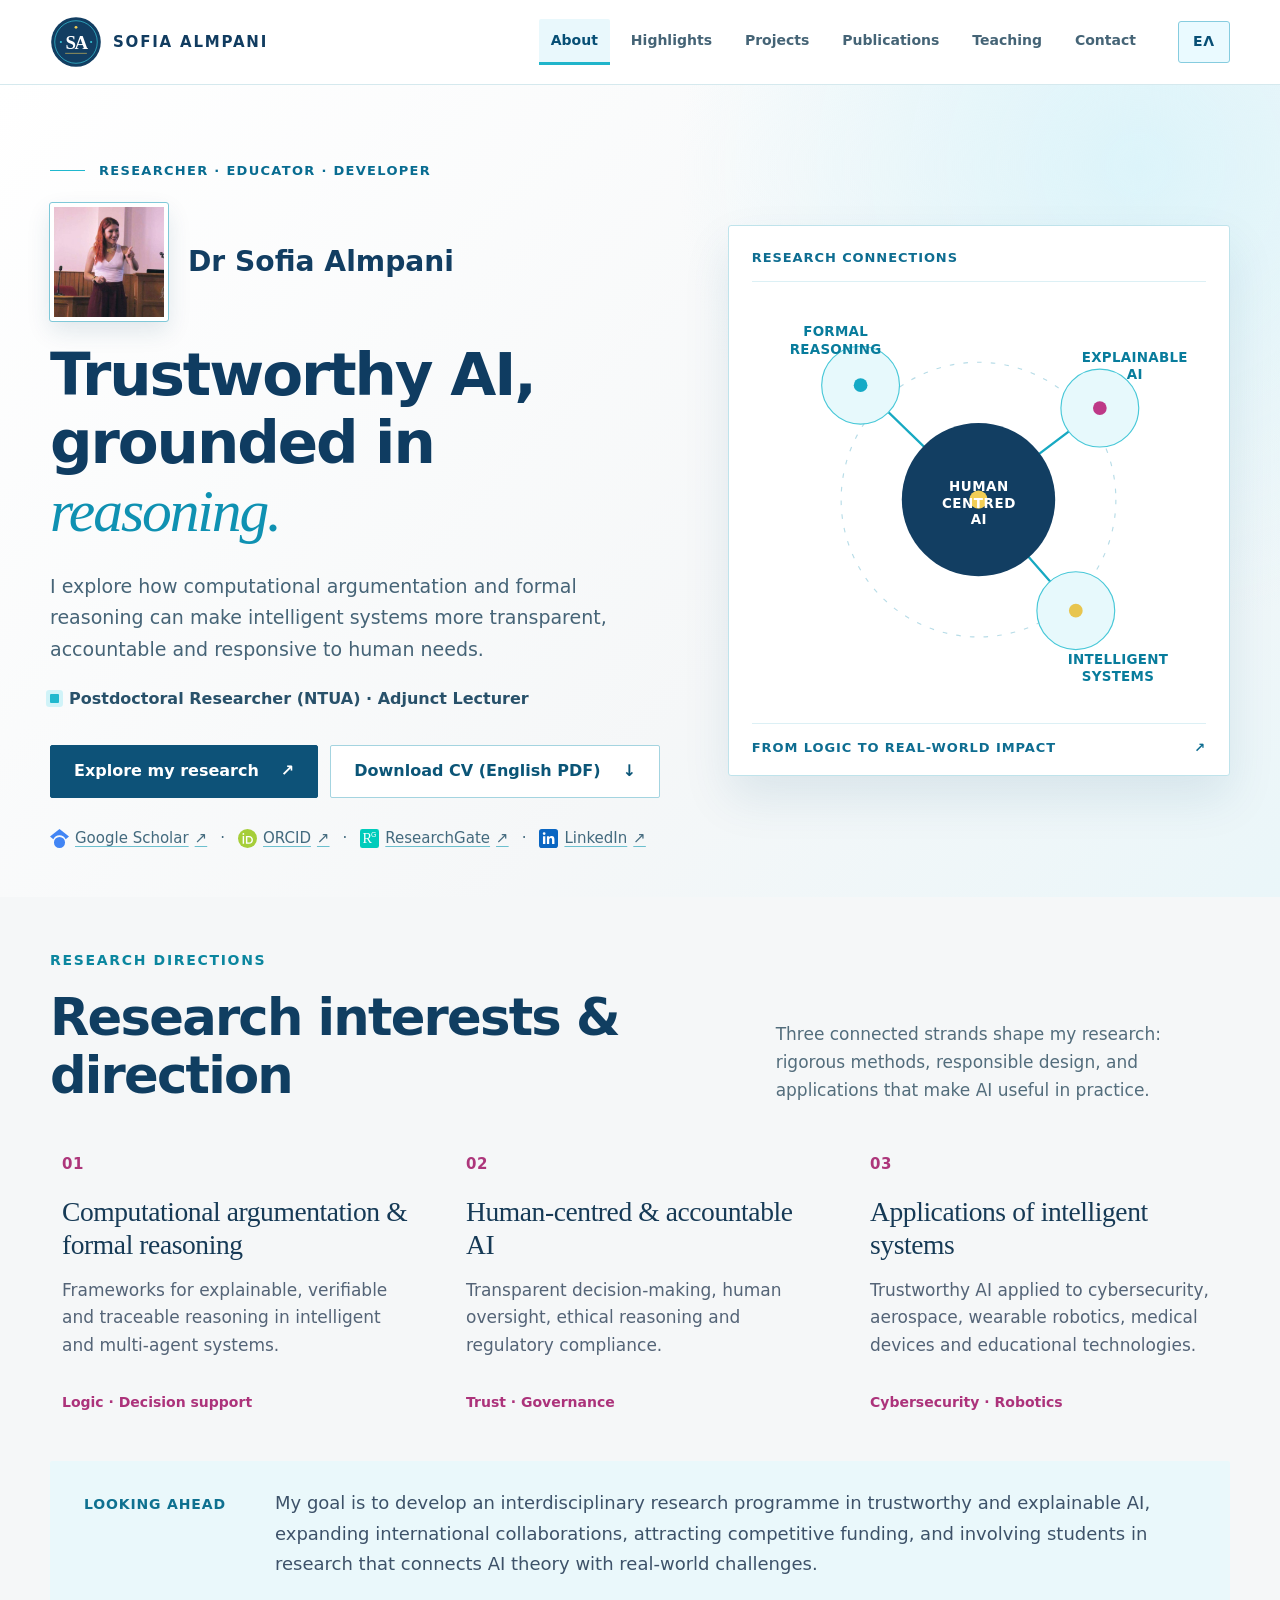
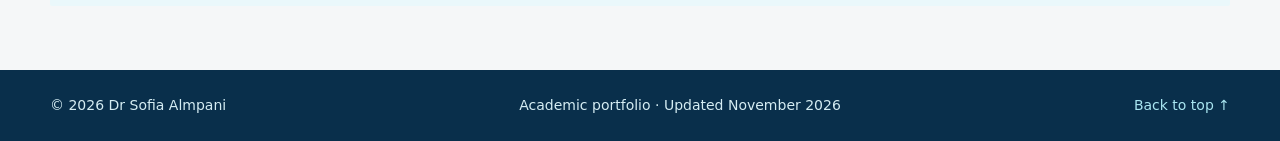
<file: index.html>
<!doctype html>
<html lang="en" data-language="en">
  <head>
    <meta charset="utf-8" />
    <meta name="viewport" content="width=device-width, initial-scale=1" />
    <meta name="theme-color" content="#f5f7f8" />
    <meta name="description" content="Academic website of Dr Sofia Almpani — research in trustworthy and human-centred AI, computational argumentation, formal reasoning, and intelligent systems." />
    <meta property="og:type" content="website" />
    <meta property="og:title" content="Dr Sofia Almpani | Trustworthy & Human-Centred AI" />
    <meta property="og:description" content="Research, publications, teaching, academic service and selected projects." />
    <title>Dr Sofia Almpani · Academic Research Portfolio</title>
    <link rel="icon" href="academic-seal-mark.svg" type="image/svg+xml" />
    <link rel="stylesheet" href="styles.css" />
    <link rel="stylesheet" href="theme-v5.css" />
    <link rel="stylesheet" href="theme-v6.css" />
    <link rel="stylesheet" href="theme-v7.css" />
    <link rel="stylesheet" href="theme-v8.css" />
    <script type="application/ld+json">
      {
        "@context": "https://schema.org",
        "@type": "Person",
        "name": "Sofia Almpani",
        "honorificPrefix": "Dr",
        "jobTitle": ["Postdoctoral Researcher", "Adjunct Lecturer"],
        "affiliation": {
          "@type": "CollegeOrUniversity",
          "name": "National Technical University of Athens"
        },
        "knowsAbout": [
          "Trustworthy Artificial Intelligence",
          "Computational Argumentation",
          "Formal Reasoning",
          "Human-Centered AI"
        ],
        "sameAs": [
          "https://orcid.org/0000-0003-4823-479X",
          "https://scholar.google.gr/citations?hl=en&user=rC9Hv_AAAAAJ",
          "https://www.researchgate.net/profile/Sofia-Almpani",
          "https://www.linkedin.com/in/sofia-almpani/"
        ]
      }
    </script>
    <script src="script.js" defer></script>
  </head>
  <body>
    <a class="skip-link" href="#main" data-i18n="skipContent">Skip to content</a>
    <div class="reading-progress" aria-hidden="true"><span id="reading-bar"></span></div>

    <header class="site-header" id="top">
      <div class="container header-inner">
        <a href="#about" class="brand" aria-label="Sofia Almpani, homepage">
          <span class="brand-mark"><img src="academic-seal-mark.svg" alt="" width="52" height="52" /></span>
          <span class="brand-name">SOFIA ALMPANI</span>
        </a>
        <button class="menu-toggle" id="menu-toggle" type="button" aria-expanded="false" aria-controls="site-nav" aria-label="Toggle navigation">
          <span></span><span></span><span></span>
        </button>
        <nav class="site-nav" id="site-nav" aria-label="Main navigation">
          <a href="#about" data-i18n="navAbout">About</a>
          <a href="#highlights" data-i18n="navHighlights">Highlights</a>
          <a href="#projects" data-i18n="navProjects">Projects</a>
          <a href="#publications" data-i18n="navPublications">Publications</a>
          <a href="#teaching" data-i18n="navTeaching">Teaching</a>
          <a href="#contact" data-i18n="navContact">Contact</a>
        </nav>
        <button class="language-toggle" id="language-toggle" type="button" aria-label="Switch to Greek" title="Switch language">ΕΛ</button>
      </div>
    </header>

    <main id="main">
      <section class="hero section" id="about" aria-labelledby="hero-title">
        <div class="container hero-grid">
          <div class="hero-copy">
            <div class="eyebrow"><span class="eyebrow-line"></span><span data-i18n="heroEyebrow">RESEARCHER · EDUCATOR · DEVELOPER</span></div>
            <div class="hero-persona">
              <img class="hero-portrait" src="sofia-almpani-photo.jpg" alt="Dr Sofia Almpani presenting at an academic event" width="118" height="118" fetchpriority="high" />
              <p class="hero-name">Dr Sofia Almpani</p>
            </div>
            <h1 id="hero-title" data-i18n="heroTitle">Trustworthy AI, grounded in <em>reasoning.</em></h1>
            <p class="hero-description" data-i18n="heroDescription">I explore how computational argumentation and formal reasoning can make intelligent systems more transparent, accountable and responsive to human needs.</p>
            <p class="hero-affiliation"><span class="affiliation-pulse"></span><span data-i18n="heroAffiliation">Postdoctoral Researcher (NTUA) · Adjunct Lecturer</span></p>
            <div class="hero-actions">
              <a class="btn btn-primary" href="#research"><span data-i18n="exploreResearch">Explore my research</span><span aria-hidden="true">↗</span></a>
              <a class="btn btn-outline" href="Sofia_Almpani_CV.pdf" download="Sofia_Almpani_CV.pdf" data-cv-download><span data-i18n="downloadCv">Download CV (English PDF)</span><span aria-hidden="true">↓</span></a>
            </div>
            <div class="hero-social" aria-label="Academic profiles">
              <a href="https://scholar.google.gr/citations?hl=en&amp;user=rC9Hv_AAAAAJ" target="_blank" rel="noopener noreferrer"><svg class="profile-logo" viewBox="0 0 24 24" fill="#4285F4" aria-hidden="true" focusable="false"><path d="M12 24a7 7 0 1 1 0-14 7 7 0 0 1 0 14ZM12 0 0 9.5l4.2 3.4A9 9 0 0 1 12 8a9 9 0 0 1 7.8 4.9L24 9.5Z"/></svg><span>Google Scholar</span> <span aria-hidden="true">↗</span></a>
              <span aria-hidden="true">·</span>
              <a href="https://orcid.org/0000-0003-4823-479X" target="_blank" rel="me noopener noreferrer" aria-label="ORCID profile, 0000-0003-4823-479X"><svg class="profile-logo" viewBox="0 0 24 24" fill="#A6CE39" aria-hidden="true" focusable="false"><circle cx="12" cy="12" r="12"/><g fill="#fff"><circle cx="6.8" cy="6.3" r="1.1"/><path d="M5.9 8.7h1.8v10H5.9zm4.1 0h3.8c6.8 0 6.8 10 0 10H10zm1.8 1.6v6.8h2c4.4 0 4.4-6.8 0-6.8z" fill-rule="evenodd"/></g></svg><span>ORCID</span> <span aria-hidden="true">↗</span></a>
              <span aria-hidden="true">·</span>
              <a href="https://www.researchgate.net/profile/Sofia-Almpani" target="_blank" rel="noopener noreferrer"><svg class="profile-logo" viewBox="0 0 24 24" fill="#00CCBB" aria-hidden="true" focusable="false"><rect width="24" height="24" rx="3"/><text x="3" y="18" font-family="Georgia,serif" font-size="18" fill="white">R</text><text x="14" y="10" font-family="Arial,sans-serif" font-size="9" fill="white">G</text></svg><span>ResearchGate</span> <span aria-hidden="true">↗</span></a>
              <span aria-hidden="true">·</span>
              <a href="https://www.linkedin.com/in/sofia-almpani/" target="_blank" rel="noopener noreferrer"><svg class="profile-logo" viewBox="0 0 24 24" fill="#0A66C2" aria-hidden="true" focusable="false"><path d="M20.45 0H3.55A3.55 3.55 0 0 0 0 3.55v16.9A3.55 3.55 0 0 0 3.55 24h16.9A3.55 3.55 0 0 0 24 20.45V3.55A3.55 3.55 0 0 0 20.45 0Z"/><path fill="white" d="M5 9h3v10H5zm1.5-5a1.75 1.75 0 1 1 0 3.5 1.75 1.75 0 0 1 0-3.5ZM10 9h2.9v1.4h.1c.4-.8 1.4-1.7 2.9-1.7 3.1 0 3.6 2 3.6 4.6V19h-3v-5c0-1.2 0-2.7-1.7-2.7s-1.9 1.3-1.9 2.6V19H10Z"/></svg><span>LinkedIn</span> <span aria-hidden="true">↗</span></a>
            </div>
          </div>

          <aside class="hero-visual" aria-label="Research themes">
            <div class="visual-topline"><span data-i18n="visualLabel">RESEARCH CONNECTIONS</span></div>
            <div class="reasoning-graphic" aria-hidden="true">
              <svg class="network-lines" viewBox="0 0 380 365" preserveAspectRatio="xMidYMid meet">
                <circle cx="190" cy="184" r="120" fill="none" stroke="#b7dce7" stroke-width="1" stroke-dasharray="4 8" />
                <path d="M190 184 L87 84 M190 184 L296 104 M190 184 L275 281" stroke="#17a9c2" stroke-width="2" fill="none" />
                <circle cx="190" cy="184" r="67" fill="#123e62" />
                <circle cx="87" cy="84" r="34" fill="#e7f9fc" stroke="#48c8d8" />
                <circle cx="296" cy="104" r="34" fill="#e7f9fc" stroke="#48c8d8" />
                <circle cx="275" cy="281" r="34" fill="#e7f9fc" stroke="#48c8d8" />
                <circle cx="190" cy="184" r="8" fill="#f2ce55" />
                <circle cx="87" cy="84" r="6" fill="#16aac6" />
                <circle cx="296" cy="104" r="6" fill="#be3987" />
                <circle cx="275" cy="281" r="6" fill="#e8c54e" />
              </svg>
              <span class="orbit-label label-top-left" data-i18n="orbitFormal">FORMAL<br />REASONING</span>
              <span class="orbit-label label-top-right" data-i18n="orbitExplain">EXPLAINABLE<br />AI</span>
              <span class="orbit-label label-bottom" data-i18n="orbitSystems">INTELLIGENT<br />SYSTEMS</span>
              <span class="network-core" data-i18n="orbitCore">HUMAN<br />CENTRED<br />AI</span>
            </div>
            <div class="visual-footer"><span data-i18n="visualFoot">FROM LOGIC TO REAL-WORLD IMPACT</span><span aria-hidden="true">↗</span></div>
          </aside>
        </div>
      </section>

      <section class="section highlights-section" id="highlights" aria-labelledby="highlights-title">
        <div class="container">
          <div class="section-heading-row">
            <div><p class="section-index">01 / NEWS &amp; HIGHLIGHTS</p><h2 id="highlights-title" data-i18n="highlightsTitle">Recent milestones</h2></div>
            <p class="section-intro" data-i18n="highlightsIntro">Selected publications, recognition and mentoring highlights from my recent academic work.</p>
          </div>
          <div class="news-carousel" id="highlights-carousel" role="region" aria-roledescription="carousel" aria-label="News and highlights">
          <div class="highlights-grid" aria-live="polite" aria-atomic="true">
            <article class="highlight-card highlight-feature highlight-with-photo"><div class="highlight-copy">
              <div class="highlight-meta"><time datetime="2026-10-21">21–23 OCT 2026</time><span data-i18n="highlightSumType">CONFERENCE</span></div>
              <h3 data-i18n="highlightSumTitle">Chairing the SUM 2026 local committee</h3>
              <p data-i18n="highlightSumBody">Local Committee Chair for the 17th International Conference on Scalable Uncertainty Management, hosted by NTUA in Athens.</p>
              <a href="https://sum2026.math.ntua.gr/?page_id=740" target="_blank" rel="noopener noreferrer"><span data-i18n="highlightSumLink">SUM 2026 committee</span><span aria-hidden="true"> ↗</span></a>
            </div><figure class="highlight-photo"><img src="assets/sum-2026-conference.jpg" alt="Participants at the SUM 2026 conference at NTUA in Athens" width="1536" height="1079" loading="lazy" decoding="async" /></figure></article>
            <article class="highlight-card highlight-story">
              <div class="highlight-meta"><time datetime="2026">2026</time><span data-i18n="highlightOneType">RESEARCH</span></div>
              <h3 data-i18n="highlightOneTitle">New work on trustworthy AI and argumentation</h3>
              <p data-i18n="highlightOneBody">Three journal articles on human-centred AI, collaborative argumentation and requirements for countering hostile narratives.</p>
              <a href="#publications"><span data-i18n="highlightRead">Explore publications</span><span aria-hidden="true"> ↗</span></a>
            </article>
            <article class="highlight-card highlight-story highlight-with-photo"><div class="highlight-copy">
              <div class="highlight-meta"><time datetime="2026">2026</time><span data-i18n="highlightTwoType">MENTORING</span></div>
              <h3 data-i18n="highlightTwoTitle">Perseus student team recognised</h3>
              <p data-i18n="highlightTwoBody">Mentoring the Perseus team in cybersecurity and unmanned aerial systems, recognised with a Youth Entrepreneurship Award.</p>
              <a href="https://www.facebook.com/photo?fbid=986905237796243&amp;set=a.143709362115839" target="_blank" rel="noopener noreferrer"><span data-i18n="highlightMentoring">See the Perseus award</span><span aria-hidden="true"> ↗</span></a>
            </div><figure class="highlight-photo"><img src="assets/perseus-award-2026.jpg" alt="PERSEUS team receiving the Youth Entrepreneurship Award 2026" width="1536" height="1536" loading="lazy" decoding="async" /></figure></article>
            <article class="highlight-card highlight-story highlight-with-photo"><div class="highlight-copy">
              <div class="highlight-meta"><time datetime="2025">2025</time><span data-i18n="highlightThreeType">AWARD</span></div>
              <h3 data-i18n="highlightThreeTitle">Best Paper Award</h3>
              <p data-i18n="highlightThreeBody">Recognition for work on a logical reasoning system supporting compliance with data protection regulations.</p>
              <a href="Sofia_Almpani_CV.pdf" download="Sofia_Almpani_CV.pdf" data-cv-download><span data-i18n="highlightDetails">Details in academic CV</span><span aria-hidden="true"> ↓</span></a>
            </div><figure class="highlight-photo"><img src="assets/award.png" alt="Best Paper Award ceremony" loading="lazy" decoding="async" /></figure></article>
          </div>
          <div class="carousel-controls">
            <div class="carousel-position" aria-label="Current highlight"><span id="highlight-current">01</span><span aria-hidden="true"> / </span><span id="highlight-total">04</span></div>
            <div class="carousel-dots" id="highlight-dots" role="group" aria-label="Choose a highlight">
              <button class="carousel-dot" type="button" data-slide="0" aria-label="Highlight 1" aria-current="true"></button>
              <button class="carousel-dot" type="button" data-slide="1" aria-label="Highlight 2"></button>
              <button class="carousel-dot" type="button" data-slide="2" aria-label="Highlight 3"></button>
              <button class="carousel-dot" type="button" data-slide="3" aria-label="Highlight 4"></button>
            </div>
            <div class="carousel-arrows">
              <button class="carousel-arrow" id="highlight-prev" type="button" aria-label="Previous highlight"><span aria-hidden="true">←</span><span data-i18n="carouselPrevious">Previous</span></button>
              <button class="carousel-arrow" id="highlight-next" type="button" aria-label="Next highlight"><span data-i18n="carouselNext">Next</span><span aria-hidden="true">→</span></button>
            </div>
          </div>
          </div>
          <details class="highlights-archive">
            <summary><span data-i18n="archiveToggle">View earlier highlights</span><span class="archive-chevron" aria-hidden="true">⌄</span></summary>
            <div class="archive-grid">
              <article class="archive-card">
                <div class="highlight-meta"><time datetime="2024">2024</time><span data-i18n="archiveOneType">RESEARCH</span></div>
                <h3 data-i18n="archiveOneTitle">Postdoctoral research recognition</h3>
                <p data-i18n="archiveOneBody">Papakyriakopoulos Research Scholarship at NTUA in Mathematics of Computer Science.</p>
              </article>
              <article class="archive-card">
                <div class="highlight-meta"><time datetime="2022-09">SEP 2022</time><span data-i18n="archiveTwoType">ACADEMIC SERVICE</span></div>
                <h3 data-i18n="archiveTwoTitle">Scientix conference organisation</h3>
                <p data-i18n="archiveTwoBody">Organisational committee contribution to the 3rd Panhellenic Scientix Conference in Athens.</p>
              </article>
              <article class="archive-card">
                <div class="highlight-meta"><time datetime="2019">2019</time><span data-i18n="archiveThreeType">INTERNATIONAL EXCHANGE</span></div>
                <h3 data-i18n="archiveThreeTitle">Research visit to the University of Twente</h3>
                <p data-i18n="archiveThreeBody">COST Action Wearable Robots scientific mission on ethical, legal and societal aspects of wearable robotics.</p>
              </article>
            </div>
          </details>
        </div>
      </section>

      <section class="section research-section" id="research" aria-labelledby="research-title">
        <div class="container">
          <div class="section-heading-row">
            <div>
              <p class="section-index">RESEARCH DIRECTIONS</p>
              <h2 id="research-title" data-i18n="researchTitle">Research interests & direction</h2>
            </div>
            <p class="section-intro" data-i18n="researchIntro">Three connected strands shape my research: rigorous methods, responsible design, and applications that make AI useful in practice.</p>
          </div>
          <div class="research-grid">
            <article class="research-card"><span class="card-number">01</span><h3 data-i18n="researchOneTitle">Computational argumentation & formal reasoning</h3><p data-i18n="researchOneBody">Frameworks for explainable, verifiable and traceable reasoning in intelligent and multi-agent systems.</p><span class="research-keyword" data-i18n="researchOneTag">Logic · Decision support</span></article>
            <article class="research-card"><span class="card-number">02</span><h3 data-i18n="researchTwoTitle">Human-centred & accountable AI</h3><p data-i18n="researchTwoBody">Transparent decision-making, human oversight, ethical reasoning and regulatory compliance.</p><span class="research-keyword" data-i18n="researchTwoTag">Trust · Governance</span></article>
            <article class="research-card"><span class="card-number">03</span><h3 data-i18n="researchThreeTitle">Applications of intelligent systems</h3><p data-i18n="researchThreeBody">Trustworthy AI applied to cybersecurity, aerospace, wearable robotics, medical devices and educational technologies.</p><span class="research-keyword" data-i18n="researchThreeTag">Cybersecurity · Robotics</span></article>
          </div>
          <div class="research-vision"><span class="vision-label" data-i18n="visionLabel">LOOKING AHEAD</span><p data-i18n="visionBody">My goal is to develop an interdisciplinary research programme in trustworthy and explainable AI, expanding international collaborations, attracting competitive funding, and involving students in research that connects AI theory with real-world challenges.</p></div>
        </div>
      </section>

      <section class="section projects-section" id="projects" aria-labelledby="projects-title">
        <div class="container">
          <div class="section-heading-row">
            <div><p class="section-index">02 / PROJECTS</p><h2 id="projects-title" data-i18n="projectsTitle">Research in practice</h2></div>
            <p class="section-intro" data-i18n="projectsIntro">Selected collaborative projects spanning AI, robotics, cybersecurity, education and digital innovation.</p>
          </div>
          <div class="projects-grid">
            <article class="project-card featured-project">
              <div class="project-top"><span class="project-category">HORIZON EUROPE</span><span class="project-period">2025–2026</span></div>
              <h3>AVALANCHE</h3><p class="project-subtitle" data-i18n="avalancheSub">Understanding hostile online narratives</p>
              <p data-i18n="avalancheBody">Research on hostile online narratives, socio-technical requirements and approaches to detecting disinformation, hate speech and deepfakes.</p>
              <div class="project-facts"><span><b data-i18n="roleLabel">Role</b><br /><span data-i18n="avalancheRole">Researcher · IDIR</span></span><span><b>GA</b><br />101168393</span></div>
              <a class="project-link" href="https://avalancheproject.eu/" target="_blank" rel="noopener noreferrer"><span data-i18n="projectLink">Project details</span><span aria-hidden="true">↗</span></a>
            </article>
            <article class="project-card">
              <div class="project-top"><span class="project-category">ERASMUS+</span><span class="project-period">2020–2023</span></div>
              <h3>STEAM2GO</h3><p class="project-subtitle" data-i18n="steamSub">Mobile makerspaces for schools</p>
              <p data-i18n="steamBody">Development of educational materials and a Moodle-based platform for mobile makerspaces in secondary education.</p>
              <div class="project-facts"><span><b data-i18n="roleLabel">Role</b><br /><span data-i18n="steamRole">Researcher · NTUA</span></span></div>
              <a class="project-link" href="https://www.isisdavinci.edu.it/pagine/progetto-steam2go" target="_blank" rel="noopener noreferrer"><span data-i18n="projectLink">Project details</span><span aria-hidden="true">↗</span></a>
            </article>
            <article class="project-card">
              <div class="project-top"><span class="project-category">CYPRUS RIF</span><span class="project-period">2022–2024</span></div>
              <h3>MakerSpace</h3><p class="project-subtitle" data-i18n="makerspaceSub">Learning through making</p>
              <p data-i18n="makerspaceBody">Educational R&amp;D for maker education, combining STEM learning, CAD, 3D printing and hands-on design.</p>
              <div class="project-facts"><span><b data-i18n="roleLabel">Role</b><br /><span data-i18n="makerspaceRole">Researcher · ENGINO</span></span></div>
              <a class="project-link" href="https://engino.com/en-gb/pages/makerspace-conference" target="_blank" rel="noopener noreferrer"><span data-i18n="projectLink">Project details</span><span aria-hidden="true">↗</span></a>
            </article>
            <article class="project-card">
              <div class="project-top"><span class="project-category">HORIZON 2020</span><span class="project-period">2019–2021</span></div>
              <h3>INBOTS</h3><p class="project-subtitle" data-i18n="inbotsSub">Inclusive robotics for society</p>
              <p data-i18n="inbotsBody">Research on educational robotics and the societal uptake of robotics, with contributions to deliverables and workshops.</p>
              <div class="project-facts"><span><b data-i18n="roleLabel">Role</b><br /><span data-i18n="inbotsRole">Researcher · EDUMOTIVA</span></span><span><b>GA</b><br />780073</span></div>
              <a class="project-link" href="https://cordis.europa.eu/project/id/780073" target="_blank" rel="noopener noreferrer"><span data-i18n="projectLink">Project details</span><span aria-hidden="true">↗</span></a>
            </article>
            <article class="project-card">
              <div class="project-top"><span class="project-category">CYPRUS RIF</span><span class="project-period">2021–2022</span></div>
              <h3>GinoBot</h3><p class="project-subtitle" data-i18n="ginobotSub">A robotics ecosystem for STEM</p>
              <p data-i18n="ginobotBody">Curriculum and educational material development supporting an expandable educational robot and its learning ecosystem.</p>
              <div class="project-facts"><span><b data-i18n="roleLabel">Role</b><br /><span data-i18n="ginobotRole">Researcher · ENGINO</span></span></div>
              <a class="project-link" href="https://engino.com/pages/innovations-in-stem-and-robotics-teaching" target="_blank" rel="noopener noreferrer"><span data-i18n="projectLink">Project details</span><span aria-hidden="true">↗</span></a>
            </article>
            <article class="project-card">
              <div class="project-top"><span class="project-category">NGI TRUST</span><span class="project-period">2020–2021</span></div>
              <h3>LegiCrowd</h3><p class="project-subtitle" data-i18n="legicrowdSub">Making digital terms understandable</p>
              <p data-i18n="legicrowdBody">Ontology-based annotations of online terms of service to support transparency, privacy and informed decisions.</p>
              <div class="project-facts"><span><b data-i18n="roleLabel">Role</b><br /><span data-i18n="legicrowdRole">Researcher · NTUA</span></span><span><b data-i18n="programLabel">Programme</b><br />H2020 / NGI TRUST</span></div>
              <a class="project-link" href="https://ngi.eu/ngi-projects/ngi-trust/" target="_blank" rel="noopener noreferrer"><span data-i18n="projectLink">Project details</span><span aria-hidden="true">↗</span></a>
            </article>
          </div>
          <p class="projects-note" data-i18n="projectsFootnote">The CV provides further details on my role and research contributions to each project.</p>
        </div>
      </section>

      <section class="section publications-section" id="publications" aria-labelledby="publications-title">
        <div class="container">
          <div class="section-heading-row">
            <div><p class="section-index">03 / PUBLICATIONS</p><h2 id="publications-title" data-i18n="publicationsTitle">Selected publications</h2></div>
            <div class="publication-heading-extra"><p class="section-intro" data-i18n="publicationsIntro">A selection of peer-reviewed work. The complete bibliography is available in my academic CV and Google Scholar profile.</p><a class="inline-link" href="https://scholar.google.gr/citations?hl=en&amp;user=rC9Hv_AAAAAJ" target="_blank" rel="noopener noreferrer"><span data-i18n="viewScholar">View Google Scholar</span> ↗</a></div>
          </div>
          <div class="publication-filters" role="group" aria-label="Filter publications">
            <button type="button" class="filter-btn active" data-filter="all" aria-pressed="true" data-i18n="filterAll">All selected</button>
            <button type="button" class="filter-btn" data-filter="reasoning" aria-pressed="false" data-i18n="filterReasoning">AI & reasoning</button>
            <button type="button" class="filter-btn" data-filter="systems" aria-pressed="false" data-i18n="filterSystems">Systems & security</button>
            <button type="button" class="filter-btn" data-filter="education" aria-pressed="false" data-i18n="filterEducation">Education & robotics</button>
          </div>
          <p class="visually-hidden" id="publication-filter-status" role="status" aria-live="polite"></p>
          <div class="publication-list">
            <article class="publication publication-featured" data-category="systems"><div class="pub-year">2026</div><div><span class="pub-type">REQUIREMENTS ENGINEERING · JOURNAL</span><h3>Requirements Engineering for Countering Hostile Narratives: A Vision for Socio-technical Intervention Systems beyond Detection</h3><p>Almpani, S., Loucopoulos, P., &amp; Plithas, A.</p><p class="publication-insight"><strong data-i18n="contributionLabel">Research contribution</strong><span data-i18n="impactNarratives">Outlines requirements for context-aware, accountable interventions against hostile online narratives beyond content detection.</span></p></div><a href="https://doi.org/10.1007/s00766-026-00473-w" target="_blank" rel="noopener noreferrer" aria-label="Open publication DOI">↗</a></article>
            <article class="publication publication-featured" data-category="reasoning"><div class="pub-year">2026</div><div><span class="pub-type">INTERNATIONAL JOURNAL ON ARTIFICIAL INTELLIGENCE TOOLS</span><h3>Exploring the Role of Argumentation in Human-Centered Artificial Intelligence: Communication, Collaboration, and Trust</h3><p>Almpani, S., &amp; Stefaneas, P.</p><p class="publication-insight"><strong data-i18n="contributionLabel">Research contribution</strong><span data-i18n="impactHumanAi">Connects argumentation with communication and trust in human–AI collaboration, introducing a formal reasoning framework.</span></p></div><a href="https://doi.org/10.1142/S0218213026500144" target="_blank" rel="noopener noreferrer" aria-label="Open publication DOI">↗</a></article>
            <article class="publication publication-featured" data-category="reasoning"><div class="pub-year">2026</div><div><span class="pub-type">REQUIREMENTS ENGINEERING · JOURNAL</span><h3>A Collaborative Argumentation Framework for Goal-Oriented Reasoning</h3><p>Almpani, S., Gantzounis, A., &amp; Stefaneas, P.</p><p class="publication-insight"><strong data-i18n="contributionLabel">Research contribution</strong><span data-i18n="impactCollaborative">Integrates individual and collective reasoning in APEC–PS to make collaborative, goal-oriented decisions traceable.</span></p></div><a href="https://doi.org/10.1007/s00766-026-00461-0" target="_blank" rel="noopener noreferrer" aria-label="Open publication DOI">↗</a></article>
            <article class="publication" data-category="education"><div class="pub-year">2025</div><div><span class="pub-type">JOURNAL OF MATHEMATICS, SCIENCE AND TECHNOLOGY EDUCATION</span><h3>Analysing Pre-primary Students’ Mathematics Performance through the Use of Educational Construction Toys</h3><p>Sofroniou, A., Premnath, B., Sisamos, C., Almpani, S., &amp; Sisamou, E.</p></div><a href="https://doi.org/10.12973/jmste.2.1.19" target="_blank" rel="noopener noreferrer" aria-label="Open publication DOI">↗</a></article>
            <article class="publication" data-category="reasoning"><div class="pub-year">2025</div><div><span class="pub-type">JOURNAL OF HUMANISTIC MATHEMATICS</span><h3>A Dualistic Interpretation of Mathematical Creation through Art and Argumentation</h3><p>Almpani, S., Stefaneas, P., &amp; Chakraborty, M.</p></div><a href="https://scholarship.claremont.edu/jhm/vol15/iss2/11" target="_blank" rel="noopener noreferrer" aria-label="Open publication">↗</a></article>
            <article class="publication" data-category="reasoning"><div class="pub-year">2023</div><div><span class="pub-type">FOUNDATIONS OF SCIENCE</span><h3>Bridging Informal Reasoning and Formal Proving: The Role of Argumentation in Proof-Events</h3><p>Almpani, S., &amp; Stefaneas, P.</p></div><a href="https://doi.org/10.1007/s10699-023-09926-9" target="_blank" rel="noopener noreferrer" aria-label="Open publication DOI">↗</a></article>
            <article class="publication" data-category="systems"><div class="pub-year">2022</div><div><span class="pub-type">INTERNATIONAL JOURNAL ON ARTIFICIAL INTELLIGENCE TOOLS</span><h3>Computational Argumentation for Medical Device Regulatory Classification</h3><p>Almpani, S., Kiouvrekis, Y., Stefaneas, P., &amp; Frangos, P.</p></div><a href="https://doi.org/10.1142/S0218213022500051" target="_blank" rel="noopener noreferrer" aria-label="Open publication DOI">↗</a></article>
            <article class="publication" data-category="systems"><div class="pub-year">2020</div><div><span class="pub-type">PALADYN · JOURNAL OF BEHAVIORAL ROBOTICS</span><h3>ExosCE: A Legal-based Computational System for Compliance with Exoskeletons CE Marking</h3><p>Almpani, S., Mitsikas, T., Stefaneas, P., &amp; Frangos, P.</p></div><a href="https://doi.org/10.1515/pjbr-2020-0026" target="_blank" rel="noopener noreferrer" aria-label="Open publication DOI">↗</a></article>
          </div>
          <div class="section-action"><a class="btn btn-outline" href="Sofia_Almpani_CV.pdf" download="Sofia_Almpani_CV.pdf" data-cv-download><span data-i18n="completeList">Complete publication list in CV (English PDF)</span><span aria-hidden="true">↓</span></a></div>
        </div>
      </section>

      <section class="section teaching-section" id="teaching" aria-labelledby="teaching-title">
        <div class="container">
          <div class="section-heading-row"><div><p class="section-index">04 / TEACHING</p><h2 id="teaching-title" data-i18n="teachingTitle">Teaching across disciplines</h2></div><p class="section-intro" data-i18n="teachingIntro">I combine clear conceptual foundations with laboratory practice, worked examples, constructive feedback and independent problem-solving.</p></div>
          <div class="teaching-layout">
            <div class="teaching-quote"><span class="quote-symbol" aria-hidden="true">“</span><p data-i18n="teachingPhilosophy">My aim is to help students develop both technical competence and critical, responsible engagement with AI and digital technologies.</p><span class="quote-caption" data-i18n="teachingEthos">TEACHING ETHOS</span></div>
            <div class="teaching-timeline">
              <article class="teaching-item">
                <div class="teaching-institution"><span class="institution-logo"><span class="logo-fallback">NKUA</span><img src="https://share.uoa.gr/public/Documents/new-logo/LOGO_UOA%20COL2.jpg" alt="" loading="lazy" referrerpolicy="no-referrer" /></span><div><h3 data-i18n="teachingUoa">National and Kapodistrian University of Athens</h3><p class="timeline-date" data-i18n="teachingUoaDate">Adjunct lecturer · Sep 2025–present</p></div></div>
                <ul class="course-list"><li data-i18n="courseUoaOne">Databases (SQL)</li><li data-i18n="courseUoaTwo">Algorithms, Programming and Data Structures (C)</li><li data-i18n="courseUoaThree">Data Mining and Machine Learning</li><li data-i18n="courseUoaFour">Space and Cybersecurity</li></ul>
              </article>
              <article class="teaching-item">
                <div class="teaching-institution"><span class="institution-logo"><span class="logo-fallback">HAFA</span><img src="https://hafa.haf.gr/wp-content/uploads/2017/02/hafa-thumb-260.png" alt="" loading="lazy" referrerpolicy="no-referrer" /></span><div><h3 data-i18n="teachingAir">Hellenic Air Force Academy</h3><p class="timeline-date" data-i18n="teachingAirDate">Contract Teaching Personnel · Mar 2026–present</p></div></div>
                <ul class="course-list"><li data-i18n="courseAirOne">Big Data (Spark, Hadoop, MapReduce, Kafka, MongoDB)</li><li data-i18n="courseAirTwo">Cloud Computing</li></ul>
              </article>
              <article class="teaching-item">
                <div class="teaching-institution"><span class="institution-logo"><span class="logo-fallback">UTH</span><img src="https://www.uth.gr/sites/default/files/contents/logos/UTH-logo-greek.png" alt="" loading="lazy" referrerpolicy="no-referrer" /></span><div><h3 data-i18n="teachingThessaly">University of Thessaly</h3><p class="timeline-date" data-i18n="teachingThessalyDate">Adjunct lecturer · Sep 2025–Feb 2026</p></div></div>
                <ul class="course-list"><li data-i18n="courseThessalyOne">Topics in Computational and Applied Mathematics I</li></ul>
              </article>
              <article class="teaching-item">
                <div class="teaching-institution"><span class="institution-logo"><span class="logo-fallback">NKUA</span><img src="https://share.uoa.gr/public/Documents/new-logo/LOGO_UOA%20COL2.jpg" alt="" loading="lazy" referrerpolicy="no-referrer" /></span><div><h3 data-i18n="teachingUoaTwo">University of Athens · Digital Industry Technologies</h3><p class="timeline-date" data-i18n="teachingUoaTwoDate">Seconded educator · Sep 2023–Sep 2024</p></div></div>
                <ul class="course-list"><li data-i18n="courseUoaTwoOne">Introduction to Programming (C)</li><li data-i18n="courseUoaTwoTwo">Object-Oriented Programming (C++)</li><li data-i18n="courseUoaTwoThree">Machine Learning</li><li data-i18n="courseUoaTwoFour">Python</li></ul>
              </article>
              <article class="teaching-item">
                <div class="teaching-institution"><span class="institution-logo"><span class="logo-fallback">NTUA</span><img src="https://waterborne.eu/images/description/200713_NTUA_logo_high_resolution2.png" alt="" loading="lazy" referrerpolicy="no-referrer" /></span><div><h3 data-i18n="teachingNtua">National Technical University of Athens</h3><p class="timeline-date" data-i18n="teachingNtuaDate">Teaching Assistant · Sep 2018–Feb 2021</p></div></div>
                <ul class="course-list"><li data-i18n="courseNtuaOne">Introduction to Object-Oriented Programming (Java)</li></ul>
              </article>
              <article class="teaching-item">
                <div class="teaching-institution"><span class="institution-logo"><span class="logo-fallback">MSc</span><img src="https://waterborne.eu/images/description/200713_NTUA_logo_high_resolution2.png" alt="" loading="lazy" referrerpolicy="no-referrer" /></span><div><h3 data-i18n="teachingMsc">Inter-university MSc in Logic</h3><p class="timeline-date" data-i18n="teachingMscDate">NTUA · NKUA · Academy of Athens · Feb 2026–present</p></div></div>
                <ul class="course-list"><li data-i18n="courseMscOne">Topics in Logic II</li></ul>
              </article>
              <article class="teaching-item">
                <div class="teaching-institution"><span class="institution-logo"><span class="logo-fallback">NUP</span><img src="https://d107tomoq7qta0.cloudfront.net/images/universities-logos/6n4sqRUwW4FpoTwQbeVAqvmzyzUqZdB8e6Tz1fVs.webp" alt="" loading="lazy" referrerpolicy="no-referrer" /></span><div><h3 data-i18n="teachingNeapolis">Neapolis University Pafos</h3><p class="timeline-date" data-i18n="teachingNeapolisDate">Visiting lecturer · 2026–present</p></div></div>
                <ul class="course-list"><li data-i18n="courseNeapolisOne">Disruptive Technologies (MSc Data Analytics and Financial Technology)</li><li data-i18n="courseNeapolisTwo">Disruptive Technologies and Digital Transformation (MSc Information Systems and Digital Innovation)</li></ul>
              </article>
              <article class="teaching-item">
                <div class="teaching-institution"><span class="institution-logo"><span class="logo-fallback">NKUA</span><img src="https://share.uoa.gr/public/Documents/new-logo/LOGO_UOA%20COL2.jpg" alt="" loading="lazy" referrerpolicy="no-referrer" /></span><div><h3 data-i18n="teachingMedical">NKUA Medical School · MSc Applied Biomechanics</h3><p class="timeline-date" data-i18n="teachingMedicalDate">Guest lectures · Mar 2020 &amp; Mar 2026</p></div></div>
                <ul class="course-list"><li data-i18n="courseMedicalOne">Wearable Robotics and Exoskeletons in Healthcare</li></ul>
              </article>
            </div>
          </div>
        </div>
      </section>

      <section class="section contact-section" id="contact" aria-labelledby="contact-title">
        <div class="container contact-layout"><div><p class="section-index light-index">05 / CONTACT</p><h2 id="contact-title" data-i18n="contactTitle">Let’s connect around research.</h2><p data-i18n="contactBody">I welcome conversations about trustworthy AI, computational argumentation, research collaborations and interdisciplinary teaching.</p></div><div class="contact-actions"><a class="btn btn-light" href="mailto:salmpani@mail.ntua.gr"><span data-i18n="contactEmail">Get in touch</span><span aria-hidden="true">↗</span></a><a class="contact-email" href="mailto:salmpani@mail.ntua.gr">salmpani@mail.ntua.gr</a></div></div>
      </section>
    </main>

    <footer class="site-footer"><div class="container footer-layout"><span>© 2026 Dr Sofia Almpani</span><span data-i18n="footerUpdated">Academic portfolio · Updated November 2026</span><a href="#about" data-i18n="backTop">Back to top ↑</a></div></footer>
  </body>
</html>
</file>
<file: styles.css>
:root {
  color-scheme: light;
  --ink: #26354a;
  --ink-deep: #14283f;
  --muted: #5c6b7c;
  --line: #dddcd8;
  --soft: #f8f5f0;
  --soft-green: #f4e9e1;
  --accent: #a44931;
  --accent-bright: #ebba9d;
  --white: #ffffff;
  --page-width: 1180px;
  --shadow: 0 16px 42px rgba(20, 40, 63, 0.085);
  scroll-behavior: smooth;
}

*, *::before, *::after { box-sizing: border-box; }
body { margin: 0; background: #fff; color: var(--ink); font: 18px/1.65 "Inter", "Segoe UI", system-ui, -apple-system, sans-serif; -webkit-font-smoothing: antialiased; }
img, svg { max-width: 100%; }
button, a { -webkit-tap-highlight-color: transparent; }
a { color: inherit; text-decoration: none; }
button { font: inherit; }
button:focus-visible, a:focus-visible { outline: 3px solid #cb7955; outline-offset: 4px; }
::selection { background: #efc6b0; color: #14283f; }
.container { width: min(calc(100% - 80px), var(--page-width)); margin-inline: auto; }
.section { scroll-margin-top: 100px; }
.skip-link { position: fixed; z-index: 200; top: -100px; left: 16px; padding: 10px 18px; background: #fff; color: var(--ink-deep); box-shadow: var(--shadow); }
.skip-link:focus { top: 12px; }
.reading-progress { height: 3px; position: fixed; inset: 0 0 auto; z-index: 80; pointer-events: none; }
.reading-progress span { display: block; height: 100%; width: 0; background: var(--accent); }

/* Navigation */
.site-header { background: rgba(255,255,255,.97); border-bottom: 1px solid var(--line); position: sticky; top: 0; z-index: 50; backdrop-filter: blur(15px); }
.header-inner { min-height: 84px; display: flex; align-items: center; gap: 27px; }
.brand { display: inline-flex; align-items: center; gap: 11px; flex-shrink: 0; }
.brand-mark { display: grid; place-content: center; width: 52px; height: 52px; flex: 0 0 52px; }
.brand-mark img { display: block; width: 100%; height: 100%; }
.brand-name { font-size: 14px; letter-spacing: .1em; font-weight: 760; white-space: nowrap; }
.site-nav { display: flex; align-items: center; gap: clamp(12px, 1.65vw, 26px); margin-left: auto; }
.site-nav a { font-size: 14px; font-weight: 650; color: #364a61; transition: color .2s; }
.site-nav a:hover { color: var(--accent); }
.language-toggle { border: 1px solid #d6ad98; border-radius: 3px; background: #fcf4ee; color: #873a28; padding: 8px 14px; font-size: 14px; letter-spacing: .06em; font-weight: 800; cursor: pointer; margin-left: 3px; }
.language-toggle:hover { background: #f5e3d7; }
.menu-toggle { display: none; padding: 11px; border: 0; background: none; cursor: pointer; margin-left: auto; }
.menu-toggle span { display: block; width: 22px; height: 2px; background: var(--ink); margin-block: 5px; border-radius: 2px; }

/* Hero */
.hero { background: linear-gradient(145deg, #fdfcf9 0%, #fbf8f3 54%, #f3eae1 100%); padding-top: 100px; }
.hero-grid { display: grid; grid-template-columns: minmax(0, 1.14fr) minmax(0, .86fr); align-items: center; gap: clamp(40px, 5vw, 75px); }
.eyebrow { display: inline-flex; align-items: center; gap: 14px; color: var(--accent); font-size: 14px; font-weight: 760; letter-spacing: .1em; margin-bottom: 22px; }
.eyebrow-line { height: 1px; width: 35px; background: var(--accent); }
.hero-persona { display: flex; align-items: center; gap: 20px; margin: 0 0 20px; }
.hero-portrait { width: 118px; height: 118px; object-fit: cover; object-position: 50% 24%; flex: 0 0 118px; border: 4px solid #fff; outline: 1px solid #dfb9a5; border-radius: 2px; box-shadow: 0 7px 25px rgba(20, 40, 63, 0.13); }
.hero-name { color: var(--ink); font-weight: 750; font-size: clamp(22px, 2.2vw, 29px); margin: 0; }
h1, h2, h3, p { margin-top: 0; }
h1, h2, h3 { line-height: 1.14; letter-spacing: -.035em; }
h1 { font-size: clamp(47px, 5vw, 73px); font-weight: 730; color: var(--ink-deep); margin-bottom: 25px; max-width: 720px; }
h1 em { font-family: Georgia, "Times New Roman", serif; font-weight: 400; font-style: italic; color: var(--accent); }
.hero-description { color: #495b6e; max-width: 590px; font-size: 20px; line-height: 1.66; margin-bottom: 22px; }
.hero-affiliation { display: flex; align-items: flex-start; gap: 10px; font-size: 16px; font-weight: 650; line-height: 1.5; margin-bottom: 34px; color: #3d5368; }
.affiliation-pulse { display: inline-block; width: 9px; height: 9px; border-radius: 1px; background: var(--accent); margin-top: 7px; box-shadow: 0 0 0 4px #f0d8c9; flex: 0 0 auto; }
.hero-actions { display: flex; gap: 12px; flex-wrap: wrap; }
.btn { min-height: 52px; border-radius: 3px; display: inline-flex; justify-content: center; align-items: center; gap: 22px; padding: 12px 23px; font-size: 16px; font-weight: 710; transition: background .2s, transform .2s, border-color .2s; }
.btn:hover { transform: translateY(-2px); }
.btn-primary { background: var(--ink-deep); color: white; border: 1px solid var(--ink-deep); }
.btn-primary:hover { background: #304867; }
.btn-outline { border: 1px solid #c7ab9b; color: var(--ink); background: white; }
.btn-outline:hover { border-color: var(--accent); }
.hero-social { display: flex; align-items: center; gap: 13px; flex-wrap: wrap; margin-top: 28px; color: #586b7d; font-size: 15px; }
.hero-social a { text-decoration: underline; text-underline-offset: 3px; text-decoration-color: #d9b5a4; }
.hero-social a:hover { color: var(--accent); }
.hero-visual { align-self: stretch; background: #fffaf5; border: 1px solid #e4d4c9; border-radius: 3px; position: relative; min-height: 510px; padding: 25px 27px 23px; box-shadow: var(--shadow); }
.visual-topline, .visual-footer { display: flex; justify-content: space-between; gap: 12px; font-size: 13px; color: #754f42; font-weight: 750; letter-spacing: .07em; }
.visual-topline { padding-bottom: 13px; border-bottom: 1px solid #e7d5c9; }
.visual-footer { padding-top: 13px; border-top: 1px solid #e7d5c9; }
.reasoning-graphic { position: relative; aspect-ratio: 380/365; width: 100%; margin: 13px auto; }
.network-lines { width: 100%; height: 100%; }
.orbit-label { position: absolute; font-size: clamp(12px, 1.05vw, 14px); line-height: 1.3; text-align: center; letter-spacing: .02em; color: #8b422f; font-weight: 800; }
.label-top-left { left: 6.5%; top: 8%; }
.label-top-right { right: 2%; top: 14%; }
.label-bottom { right: 6.5%; bottom: 7%; }
.network-core { position: absolute; inset: 50.4% 0 auto; transform: translateY(-50%); display: block; color: #f7e5d8; text-align: center; font-size: clamp(12px, 1.05vw, 14px); letter-spacing: .04em; font-weight: 820; line-height: 1.24; pointer-events: none; }
.hero-bottom { border-top: 1px solid #e3d4c8; display: grid; grid-template-columns: repeat(3,minmax(0,1fr)); margin-top: 92px; padding-block: 30px 33px; gap: 30px; }
.hero-bottom > div { display: flex; flex-direction: column; gap: 4px; padding-left: 29px; border-left: 3px solid #c67a5a; }
.hero-bottom > div:first-child { padding-left: 0; border-left: none; }
.fact-label { color: #875845; font-weight: 750; font-size: 13px; letter-spacing: .08em; }
.hero-bottom strong { font-weight: 760; font-size: 18px; color: var(--ink-deep); }

/* Shared sections */
.research-section, .projects-section, .publications-section, .teaching-section, .service-section { padding-block: 112px; }
.section-heading-row { display: grid; grid-template-columns: 1.05fr .75fr; gap: clamp(30px, 7vw, 115px); align-items: end; margin-bottom: 52px; }
.section-index { color: var(--accent); font-size: 14px; font-weight: 820; letter-spacing: .12em; margin-bottom: 15px; }
h2 { font-size: clamp(37px, 4vw, 52px); color: var(--ink-deep); font-weight: 740; margin-bottom: 0; }
.section-intro { color: #5c7277; font-size: 17px; line-height: 1.65; margin: 0; }

/* Highlights: a concise editorial update between the introduction and research. */
.highlights-section { padding-block: 87px 94px; background: #152d46; color: #fff; }
.highlights-section .section-index { color: #e9b397; }
.highlights-section h2 { color: #fff; }
.highlights-section .section-intro { color: #d2dce6; }
.highlights-grid { display: grid; grid-template-columns: repeat(2, minmax(0, 1fr)); gap: 18px; }
.highlight-card { background: #203e59; border: 1px solid #486078; border-top: 4px solid #cf8664; border-radius: 2px; padding: 27px 28px 25px; display: flex; flex-direction: column; min-height: 310px; }
.highlight-meta { display: flex; align-items: center; justify-content: space-between; gap: 12px; margin-bottom: 24px; }
.highlight-meta time { font-size: 19px; color: #f3c6a9; font-weight: 800; }
.highlight-meta span { font-size: 13px; letter-spacing: .07em; font-weight: 800; color: #d8dee5; }
.highlight-card h3 { font-size: 23px; line-height: 1.28; margin-bottom: 13px; }
.highlight-card p { font-size: 16px; line-height: 1.58; color: #d2dfe9; margin-bottom: 22px; }
.highlight-card a { margin-top: auto; color: #ffd0b1; font-size: 15px; font-weight: 750; text-decoration: underline; text-underline-offset: 4px; }
.highlight-card a:hover { color: #fff; }
.highlights-archive { margin-top: 30px; border: 1px solid #627b8f; background: #1c3852; }
.highlights-archive summary { display: flex; justify-content: space-between; align-items: center; gap: 20px; list-style: none; padding: 21px 26px; color: #ffe0cb; font-size: 17px; font-weight: 750; cursor: pointer; }
.highlights-archive summary::-webkit-details-marker { display: none; }
.highlights-archive summary:hover { background: #264560; }
.highlights-archive summary:focus-visible { outline: 3px solid #f3ba98; outline-offset: -4px; }
.archive-chevron { font-size: 26px; line-height: 1; transition: transform .2s; }
.highlights-archive[open] .archive-chevron { transform: rotate(180deg); }
.archive-grid { display: grid; grid-template-columns: repeat(3,minmax(0,1fr)); gap: 16px; padding: 5px 20px 22px; }
.archive-card { background: #25445f; border-top: 3px solid #d0a486; padding: 23px; }
.archive-card .highlight-meta { margin-bottom: 17px; }
.archive-card h3 { font-size: 20px; line-height: 1.3; margin-bottom: 12px; }
.archive-card p { font-size: 15px; line-height: 1.62; color: #deebf4; margin: 0; }

/* Research */
.research-grid { display: grid; grid-template-columns: repeat(3,minmax(0,1fr)); gap: 19px; }
.research-card { min-height: 360px; border: 1px solid #dfdad4; border-top: 4px solid #b25c42; border-radius: 3px; background: #fff; padding: 31px 30px 25px; display: flex; flex-direction: column; transition: transform .2s, box-shadow .2s; }
.research-card:hover { transform: translateY(-4px); box-shadow: var(--shadow); }
.card-number { font-size: 15px; font-weight: 750; color: #96523a; letter-spacing: .04em; }
.research-icon { font-family: Georgia,serif; font-size: 43px; color: #b25c42; margin-top: 22px; margin-bottom: 16px; line-height: 1; }
.research-card h3 { font-size: 23px; font-weight: 720; margin-bottom: 15px; }
.research-card p { color: #546477; line-height: 1.62; font-size: 17px; margin-bottom: 25px; }
.research-keyword { margin-top: auto; color: #93452f; font-size: 14px; font-weight: 740; border-top: 1px solid #e8ddd5; padding-top: 18px; }
.research-vision { margin-top: 30px; padding: 27px 34px; background: #f6ece4; border-left: 4px solid #b25c42; display: grid; grid-template-columns: 165px 1fr; align-items: start; gap: 26px; border-radius: 2px; }
.vision-label { font-size: 14px; color: #944a35; letter-spacing: .06em; font-weight: 810; padding-top: 5px; }
.research-vision p { color: #3d5269; margin: 0; line-height: 1.68; }

/* Projects */
.projects-section { background: var(--soft); }
.projects-grid { display: grid; grid-template-columns: repeat(3,minmax(0,1fr)); gap: 18px; }
.project-card { background: #fff; border: 1px solid #e0ddd8; border-radius: 3px; padding: 28px; display: flex; flex-direction: column; min-height: 335px; transition: transform .2s, box-shadow .2s; }
.project-card:hover { transform: translateY(-3px); box-shadow: var(--shadow); }
.featured-project { background: #183650; color: #fff; border-color: #183650; }
.project-top { display: flex; justify-content: space-between; flex-wrap: wrap; gap: 10px; margin-bottom: 30px; align-items: center; }
.project-category { display: inline-block; background: #f5e8de; color: #8e422f; border-radius: 2px; padding: 5px 9px; letter-spacing: .04em; font-size: 13px; font-weight: 830; }
.featured-project .project-category { background: #38536b; color: #f5c9b5; }
.project-period { font-size: 15px; color: #566780; font-weight: 780; white-space: nowrap; }
.featured-project .project-period { color: #f2d8c8; }
.project-card h3 { font-size: 26px; margin-bottom: 4px; font-weight: 780; }
.project-subtitle { font-size: 16px; color: #9f5037; font-weight: 690; margin-bottom: 17px; }
.featured-project .project-subtitle { color: #f4cbb5; }
.project-card > p:not(.project-subtitle) { font-size: 16px; color: #546477; line-height: 1.6; }
.featured-project > p:not(.project-subtitle) { color: #e8eef4; }
.project-facts { margin-top: auto; display: flex; gap: 22px; border-top: 1px solid #e5e0d9; padding-top: 17px; line-height: 1.45; font-size: 15px; color: #576a7d; }
.project-facts > span { flex: 1; }
.project-facts b { color: #9f5037; font-size: 13px; font-weight: 800; }
.featured-project .project-facts { border-color: #58738b; color: #e4ebf2; }
.featured-project .project-facts b { color: #f1c1ab; }
.project-link { display: flex; justify-content: space-between; align-items: center; gap: 12px; color: #944632; margin-top: 18px; padding-top: 13px; border-top: 1px solid #e5e0d9; font-size: 15px; font-weight: 760; }
.project-link:hover { color: #622918; }
.featured-project .project-link { color: #f7c4a7; border-color: #58738b; }
.featured-project .project-link:hover { color: #fff; }
.projects-note { font-size: 14px; color: #667589; margin: 20px 0 0; }

/* Publications */
.publication-heading-extra { display: flex; flex-direction: column; align-items: flex-start; gap: 13px; }
.inline-link { color: var(--accent); text-decoration: underline; text-decoration-thickness: 1px; text-underline-offset: 4px; font-size: 14px; font-weight: 780; }
.publication-filters { display: flex; gap: 8px; flex-wrap: wrap; margin-bottom: 20px; }
.filter-btn { border: 1px solid #dcc7ba; color: #7d4437; border-radius: 3px; padding: 9px 16px; background: #fff; cursor: pointer; font-size: 15px; font-weight: 690; }
.filter-btn.active { background: var(--ink-deep); border-color: var(--ink-deep); color: #fff; }
.filter-btn:hover:not(.active) { background: #fcf2ec; }
.publication-list { border-top: 1px solid #dcd9d4; }
.publication { display: grid; grid-template-columns: 82px minmax(0,1fr) 40px; gap: 26px; border-bottom: 1px solid #e4dfd8; padding-block: 25px; align-items: start; }
.publication[hidden] { display: none; }
.pub-year { color: #9e4b33; font-weight: 800; font-size: 18px; padding-top: 5px; }
.pub-type { font-size: 13px; color: #77574c; font-weight: 810; letter-spacing: .06em; }
.publication h3 { font-size: 20px; line-height: 1.4; letter-spacing: -.012em; margin: 8px 0; font-weight: 740; }
.publication p { margin-bottom: 0; color: #647285; font-size: 15px; line-height: 1.5; }
.publication > a { display: grid; place-items: center; width: 40px; height: 40px; background: #f5e5dc; color: #944632; border-radius: 2px; transition: background .2s; font-size: 22px; }
.publication > a:hover { background: #efd5c5; }
.section-action { margin-top: 29px; }

/* Teaching */
.teaching-section { background: var(--soft); }
.teaching-section .section-heading-row { grid-template-columns: 1fr; gap: 16px; }
.teaching-section .section-intro { max-width: 940px; }
.teaching-layout { display: block; }
.teaching-quote { display: flex; align-items: center; gap: 23px; border-radius: 3px; background: #f1e6db; padding: 23px 30px; margin-bottom: 27px; border-left: 4px solid #b86b4d; }
.quote-symbol { font-family: Georgia,serif; line-height: .8; font-size: 60px; display: block; color: #c18e70; flex: 0 0 auto; }
.teaching-quote p { font-size: clamp(18px, 1.75vw, 22px); line-height: 1.55; font-weight: 610; letter-spacing: -.018em; color: #263d55; margin: 0; flex: 1; }
.quote-caption { font-size: 13px; letter-spacing: .08em; color: #924e39; font-weight: 810; flex: 0 0 150px; text-align: right; }
.teaching-timeline { display: grid; grid-template-columns: repeat(2,minmax(0,1fr)); align-items: stretch; gap: 18px; }
.teaching-item { padding: 20px 23px; background: #fff; border: 1px solid #ddd7cf; border-left: 4px solid #b96d4f; border-radius: 2px; }
.teaching-institution { display: flex; align-items: center; gap: 16px; margin-bottom: 13px; }
.teaching-institution > div { min-width: 0; }
.institution-logo { display: grid; place-items: center; width: 68px; height: 68px; flex: 0 0 68px; border: 1px solid #e3d8cf; position: relative; background: #fff; overflow: hidden; }
.institution-logo img { position: absolute; inset: 0; display: block; width: 100%; height: 100%; object-fit: contain; background: white; }
.institution-logo.is-missing img { display: none; }
.logo-fallback { font-size: 13px; font-weight: 850; color: #994c34; }
.teaching-institution h3 { font-size: 19px; line-height: 1.36; margin-bottom: 6px; letter-spacing: -.012em; }
.timeline-date { color: #965037; font-size: 14px; line-height: 1.4; font-weight: 780; margin: 0; }
.course-list { list-style: none; margin: 0; padding: 0; }
.course-list li { border-top: 1px solid #eee7df; position: relative; padding: 9px 0 9px 18px; font-size: 16px; color: #506177; line-height: 1.46; }
.course-list li::before { content: ""; position: absolute; width: 6px; height: 6px; left: 0; top: 19px; background: #b66c4d; }

/* Service */
.service-grid { display: grid; grid-template-columns: repeat(3,minmax(0,1fr)); gap: 30px; }
.service-card { border-top: 4px solid #bd7556; padding-top: 22px; }
.service-small { display: block; color: #95503a; letter-spacing: .08em; font-size: 14px; font-weight: 810; margin-bottom: 17px; }
.service-card h3 { font-size: 23px; margin-bottom: 15px; }
.service-card p { font-size: 17px; line-height: 1.7; color: #586b7e; }
.proposal-strip { margin-top: 67px; background: #f2e9e1; border-radius: 3px; border: 1px solid #dfc9b9; padding: 34px 42px; display: flex; justify-content: space-between; align-items: center; gap: 30px; }
.proposal-eyebrow { color: #925039; font-size: 14px; letter-spacing: .07em; font-weight: 800; }
.proposal-strip h3 { font-size: 26px; margin-block: 8px 12px; }
.proposal-strip p { color: #566779; font-size: 17px; max-width: 750px; margin: 0; }
.proposal-decoration { color: #c18466; font-weight: 760; font-size: 74px; line-height: 1; flex-shrink: 0; letter-spacing: -.07em; }
.proposal-decoration span { color: #8d442f; font-size: .65em; }

/* Contact */
.contact-section { background: #152d46; color: #fff; padding-block: 84px; }
.contact-layout { display: grid; grid-template-columns: 1fr auto; align-items: center; gap: 60px; }
.light-index { color: #e9b397; }
.contact-section h2 { color: #fff; font-size: clamp(38px, 4vw, 55px); max-width: 670px; }
.contact-section p:not(.section-index) { color: #dbe4ee; max-width: 650px; font-size: 18px; margin-top: 17px; margin-bottom: 0; }
.contact-actions { display: flex; flex-direction: column; align-items: flex-start; gap: 13px; }
.btn-light { background: #f2d0bb; color: #14283f; white-space: nowrap; }
.btn-light:hover { background: #fff; }
.contact-email { font-size: 16px; color: #e6eaf0; text-decoration: underline; text-decoration-color: #b58a76; text-underline-offset: 4px; }
.site-footer { padding-block: 24px; background: #0e2235; color: #d0dbe5; font-size: 14px; }
.footer-layout { display: flex; justify-content: space-between; gap: 25px; flex-wrap: wrap; }
.footer-layout a { color: #f4d5c2; }

/* Responsive layout */
@media (max-width: 1100px) {
  .site-nav { gap: 12px; }
  .site-nav a { font-size: 14px; }
  .brand-name { display: none; }
  .research-card { padding-inline: 23px; }
  .project-card { padding: 24px; }
}
@media (max-width: 850px) {
  .container { width: min(calc(100% - 48px), var(--page-width)); }
  .header-inner { min-height: 73px; }
  .brand-name { display: inline; }
  .menu-toggle { display: block; }
  .site-nav { position: absolute; inset: 73px 0 auto; background: #fff; padding: 17px 24px 23px; border-bottom: 1px solid #e2d8d2; display: none; flex-direction: column; align-items: stretch; gap: 0; box-shadow: 0 20px 30px rgba(20,40,63,.08); }
  .site-nav.open { display: flex; }
  .site-nav a { padding: 12px 6px; font-size: 15px; }
  .language-toggle { margin-left: 0; }
  .hero { padding-top: 72px; }
  .hero-grid { grid-template-columns: 1fr; }
  .hero-copy { max-width: 680px; }
  .hero-visual { width: min(100%, 545px); min-height: auto; margin-inline: auto; }
  .hero-bottom { margin-top: 65px; }
  .section-heading-row { grid-template-columns: 1fr; gap: 16px; margin-bottom: 36px; }
  .section-intro { max-width: 620px; }
  .highlights-grid { grid-template-columns: 1fr; }
  .highlight-card { min-height: 0; }
  .archive-grid { grid-template-columns: 1fr; }
  .research-grid, .service-grid { grid-template-columns: 1fr; }
  .research-card { min-height: 0; padding: 29px; }
  .research-icon { margin-top: 15px; }
  .research-vision { grid-template-columns: 1fr; gap: 8px; }
  .projects-grid { grid-template-columns: repeat(2,minmax(0,1fr)); }
  .teaching-timeline { grid-template-columns: 1fr; }
  .teaching-quote { flex-wrap: wrap; }
  .quote-caption { flex-basis: 100%; text-align: left; padding-left: 65px; }
  .contact-layout { grid-template-columns: 1fr; gap: 26px; }
}
@media (max-width: 590px) {
  body { font-size: 17px; }
  .container { width: min(calc(100% - 36px), var(--page-width)); }
  .brand-name { display: inline; font-size: 13px; }
  .brand-mark { width: 42px; height: 42px; flex-basis: 42px; }
  .header-inner { gap: 12px; }
  .hero { padding-top: 56px; }
  h1 { font-size: clamp(42px, 11vw, 59px); }
  .hero-description { font-size: 17px; }
  .hero-name { font-size: 18px; }
  .hero-persona { gap: 14px; }
  .hero-portrait { width: 96px; height: 96px; flex-basis: 96px; }
  .hero-actions { display: grid; grid-template-columns: 1fr; }
  .hero-visual { border-radius: 3px; padding: 20px; }
  .hero-bottom { grid-template-columns: 1fr; gap: 18px; margin-top: 50px; }
  .hero-bottom > div, .hero-bottom > div:first-child { border-left: 3px solid #c67a5a; padding-left: 14px; }
  .research-section, .projects-section, .publications-section, .teaching-section, .service-section, .highlights-section { padding-block: 77px; }
  h2 { font-size: 35px; }
  .research-grid, .projects-grid, .service-grid { grid-template-columns: 1fr; }
  .research-vision, .proposal-strip { padding: 25px; }
  .projects-grid { gap: 13px; }
  .project-card { min-height: 290px; }
  .publication { grid-template-columns: 55px minmax(0,1fr) 30px; gap: 10px; }
  .publication h3 { font-size: 18px; }
  .pub-type { font-size: 12px; }
  .publication > a { width: 30px; height: 32px; }
  .teaching-item { padding: 17px; }
  .institution-logo { width: 54px; height: 54px; flex-basis: 54px; }
  .teaching-institution { gap: 11px; }
  .teaching-institution h3 { font-size: 17px; }
  .timeline-date { font-size: 13px; }
  .course-list li { font-size: 15px; }
  .teaching-quote { padding: 25px; }
  .proposal-strip { align-items: start; }
  .proposal-decoration { display: none; }
  .contact-section { padding-block: 66px; }
  .footer-layout { flex-direction: column; gap: 10px; }
}
@media (prefers-reduced-motion: reduce) {
  :root { scroll-behavior: auto; }
  *, *::before, *::after { animation-duration: .01ms !important; transition-duration: .01ms !important; }
}
</file>
<file: theme-v5.css>
/* Academic Portfolio v5 — White Smoke, Blue & Cyan.
   Yellow and fuchsia are restrained editorial accents. */
:root {
  --ink: #163a56;
  --ink-deep: #0f3c61;
  --muted: #536b7d;
  --line: #d1e5ec;
  --soft: #f5f7f8;
  --soft-green: #e9f8fb;
  --accent: #087c9c;
  --accent-bright: #36c4d7;
  --cyan: #20b8ce;
  --yellow: #f2cb54;
  --fuchsia: #ba377e;
  --shadow: 0 16px 43px rgba(18, 69, 100, .08);
}

body { background: #f5f7f8; color: var(--ink); }
main { min-height: calc(100vh - 165px); }
main > section[hidden] { display: none !important; }
main > section:not([hidden]) { animation: page-enter .26s ease-out both; }
@keyframes page-enter { from { opacity: .55; transform: translateY(7px); } to { opacity: 1; transform: none; } }
button:focus-visible, a:focus-visible, summary:focus-visible { outline-color: #16b8ca; }
::selection { background: #b9f1f7; color: #123e62; }
.reading-progress span { background: linear-gradient(90deg,var(--cyan),var(--fuchsia)); }

/* Header: deliberately round seal, no rectangular background. */
.site-header { background: rgba(255,255,255,.98); border-color: #d5e9ee; }
.brand-mark, .brand-mark img { border-radius: 50%; background: transparent !important; }
.brand-mark { overflow: hidden; }
.brand-name { color: #113c60; font-size: 15px; letter-spacing: .12em; }
.site-nav { gap: clamp(3px,.7vw,13px); }
.site-nav a { padding: 10px 12px; border-bottom: 3px solid transparent; border-radius: 2px 2px 0 0; color: #456476; font-weight: 710; transition: color .2s, background .2s; }
.site-nav a:hover { background: #eaf9fc; color: #055d83; }
.site-nav a[aria-current="page"] { color: #074f75; background: #e9f8fc; border-color: #21b5cb; }
.language-toggle { border-color: #86ccdf; background: #eafaff; color: #084f75; min-width: 50px; }
.language-toggle:hover { background: #d6f5fb; }
.menu-toggle span { background: #0f3c61; }

/* Welcome view: compact, airy and deliberately not long-scrolling. */
.hero { background: radial-gradient(circle at 89% 10%, #dcf4fa 0,transparent 34%), linear-gradient(135deg,#fff 0,#f5f7f8 63%,#eaf6f9 100%); padding-top: 65px; padding-bottom: 48px; }
.hero-grid { grid-template-columns: minmax(0,1.1fr) minmax(0,.9fr); align-items: center; gap: clamp(28px,5vw,66px); }
.eyebrow { color: #086c91; font-size: 13px; }
.eyebrow-line { background: var(--cyan); }
.hero-portrait { border-color: #fff; outline-color: #7fc8d8; box-shadow: 0 10px 25px rgba(18,69,100,.12); }
.hero-name { color: #123e62; }
h1 { color: #0f3c61; font-size: clamp(42px,4.65vw,65px); }
h1 em { color: #0f91b2; }
.hero-description { color: #466477; font-size: 19px; }
.hero-affiliation { color: #28516a; }
.affiliation-pulse { background: #20b8ce; box-shadow: 0 0 0 4px #d0f3f8; }
.btn { border-radius: 2px; }
.btn-primary { color: #fff; background: #0d5278; border-color: #0d5278; }
.btn-primary:hover { background: #087a9e; }
.btn-outline { border-color: #a4d4e0; color: #0b5577; background: #fff; }
.btn-outline:hover { border-color: #20b8ce; background: #eefbfe; }
.hero-social { color: #436a7e; }
.hero-social a { text-decoration-color: #6bbfce; }
.hero-social a:hover { color: #087c9c; }
.hero-visual { min-height: 0; align-self: center; border-color: #bfe3eb; background: #fff; box-shadow: 0 22px 48px rgba(10,81,118,.10); padding: 21px 23px 17px; }
.visual-topline, .visual-footer { color: #0e6d91; }
.visual-topline { border-color: #dcf0f5; }
.visual-footer { border-color: #dcf0f5; }
.reasoning-graphic { max-width: 435px; margin: 7px auto; }
.orbit-label { color: #087c9c; }
.network-core { color: #fff; }
.hero-bottom { margin-top: 25px; border-color: #d7eaf0; gap: 12px; padding-block: 22px 0; }
.hero-bottom > div { background: #fff; padding: 15px 18px; border: 1px solid #d6e8ef; border-top: 4px solid #24b4c9; }
.hero-bottom > div:first-child { padding: 15px 18px; border: 1px solid #d6e8ef; border-top: 4px solid #24b4c9; }
.hero-bottom > div:nth-child(2) { border-top-color: #f2cb54; }
.hero-bottom > div:nth-child(3) { border-top-color: #ba377e; }
.fact-label { color: #19758c; }
.hero-bottom strong { font-size: 18px; line-height: 1.4; color: #0f3c61; }

/* Top-level menu views now look like independent pages. */
.research-section,.projects-section,.publications-section,.teaching-section,.service-section,.highlights-section { padding-block: 67px 90px; }
.section-index { color: #0b869f; }
.section-heading-row { margin-bottom: 38px; }
h2 { color: #103e61; }
.section-intro { color: #536d7c; }

/* News: one featured story and a lightweight editorial list. */
.highlights-section { background: #f5f7f8; color: #163a56; }
.highlights-section .section-index { color: #ba377e; }
.highlights-section h2 { color: #123e62; }
.highlights-section .section-intro { color: #526b7e; }
.highlights-grid { grid-template-columns: minmax(0,1.06fr) minmax(0,.94fr); grid-template-rows: repeat(3,minmax(0,auto)); column-gap: 35px; row-gap: 0; align-items: stretch; }
.highlight-card { border-radius: 0; box-shadow: none; min-height: 0; }
.highlight-feature { grid-row: 1 / span 3; position: relative; overflow: hidden; background: linear-gradient(145deg,#0d4c73 0,#0e7695 100%); color: #fff; border: none; border-top: 8px solid #33c7da; padding: clamp(28px,4vw,49px); min-height: 495px; }
.highlight-feature::after { content: ""; position: absolute; width: 280px; height: 280px; border-radius: 50%; border: 42px solid rgba(226,250,255,.09); right: -126px; bottom: -133px; pointer-events: none; }
.highlight-feature .highlight-meta { margin-bottom: auto; justify-content: flex-start; gap: 18px; flex-wrap: wrap; }
.highlight-feature .highlight-meta time { font-size: 17px; color: #f8d86c; }
.highlight-feature .highlight-meta span { color: #e6fbff; font-size: 12px; }
.highlight-feature h3 { font-size: clamp(29px,3vw,42px); line-height: 1.17; margin: 45px 0 21px; max-width: 540px; }
.highlight-feature p { font-size: 18px; line-height: 1.68; max-width: 540px; color: #e0f4fa; margin-bottom: 28px; }
.highlight-feature a { color: #fff; background: #ba377e; width: fit-content; padding: 11px 17px; text-decoration: none; font-weight: 760; font-size: 16px; }
.highlight-feature a:hover { background: #a02b6b; }
.highlight-story { background: transparent; border: none; border-bottom: 1px solid #bedde7; padding: 24px 2px 23px; display: grid; grid-template-columns: 106px 1fr; grid-template-rows: auto auto auto; column-gap: 20px; row-gap: 6px; }
.highlight-story:first-of-type { padding-top: 0; }
.highlight-story .highlight-meta { grid-column: 1; grid-row: 1 / span 3; display: flex; align-items: flex-start; flex-direction: column; justify-content: flex-start; gap: 7px; margin: 0; }
.highlight-story .highlight-meta time { font-size: 23px; line-height: 1.1; color: #0f7898; }
.highlight-story .highlight-meta span { color: #ad3475; font-size: 11px; letter-spacing: .06em; }
.highlight-story h3 { grid-column: 2; grid-row: 1; margin: 0; font-size: 22px; line-height: 1.3; color: #133f5f; }
.highlight-story p { grid-column: 2; grid-row: 2; margin: 0; font-size: 15px; line-height: 1.55; color: #546d7f; }
.highlight-story a { grid-column: 2; grid-row: 3; margin-top: 7px; color: #087b9c; font-size: 14px; text-decoration-color: #8dcedb; }
.highlight-story a:hover { color: #ad3475; }
.highlights-archive { background: #fff; border: 1px solid #c5dfe8; margin-top: 33px; }
.highlights-archive summary { color: #0f6786; background: #e9f7fa; padding: 18px 23px; font-size: 16px; }
.highlights-archive summary:hover { background: #d8f4f9; }
.archive-grid { display: block; padding: 0 25px; }
.archive-card { display: grid; grid-template-columns: 185px minmax(0,1fr); gap: 8px 23px; padding: 25px 0; background: transparent; border: none; border-bottom: 1px solid #d3e8ee; }
.archive-card:last-child { border-bottom: 0; }
.archive-card .highlight-meta { grid-row: 1 / span 2; grid-column: 1; display: flex; flex-direction: column; align-items: flex-start; justify-content: flex-start; gap: 7px; margin: 0; }
.archive-card .highlight-meta time { color: #0e839f; }
.archive-card .highlight-meta span { color: #b2397b; }
.archive-card h3 { grid-column: 2; font-size: 21px; margin: 0; color: #123e61; }
.archive-card p { grid-column: 2; font-size: 15px; color: #4f697e; }

/* Research, projects, publications, teaching and service. */
.research-card { border-color: #d0e4eb; border-top-color: #23b9ce; }
.research-card:nth-child(2) { border-top-color: #f2cb54; }
.research-card:nth-child(3) { border-top-color: #ba377e; }
.card-number,.research-icon,.research-keyword { color: #0b8ba9; }
.research-keyword { border-color: #daebf0; }
.research-vision { background: #eaf8fb; border-left-color: #16b6cb; }
.vision-label { color: #0f7190; }
.projects-section,.teaching-section { background: #eff6f8; }
.project-card { border-color: #d4e5eb; }
.featured-project { background: #104d73; border-color: #104d73; }
.project-category { background: #e2f7fb; color: #0b7698; }
.featured-project .project-category { background: #266987; color: #f6d55e; }
.project-subtitle,.project-facts b,.project-link { color: #0b83a2; }
.featured-project .project-subtitle,.featured-project .project-facts b,.featured-project .project-link { color: #e7da83; }
.project-facts,.project-link { border-color: #d5e8ee; }
.filter-btn { border-color: #a7d5e0; color: #0a7592; }
.filter-btn.active { background: #0d688e; border-color: #0d688e; }
.filter-btn:hover:not(.active) { background: #e7f9fc; }
.publication-list,.publication { border-color: #d1e7ec; }
.pub-year { color: #0788a5; }
.pub-type { color: #bb347e; }
.publication > a { background: #dcf6fa; color: #0e7295; }
.publication > a:hover { background: #bbedf4; }
.teaching-section .section-heading-row { grid-template-columns: 1fr; }
.teaching-quote { background: #e4f6fa; border-left-color: #1db9cd; }
.quote-symbol,.quote-caption { color: #077d9b; }
.teaching-timeline { grid-template-columns: repeat(2,minmax(0,1fr)); gap: 21px; }
.teaching-item { border: 1px solid #cfe5ec; border-top: 4px solid #19b5c9; background: #fff; padding: 25px; }
.teaching-item:nth-child(3n+2) { border-top-color: #f2cb54; }
.teaching-item:nth-child(3n) { border-top-color: #be3987; }
.institution-logo { border-color: #d7e9ee; background: #fff; }
.logo-fallback,.timeline-date { color: #147f9c; }
.course-list li { color: #456274; border-color: #e6f0f3; }
.course-list li::before { background: #1bb7ce; }
.service-card { border-top-color: #1cb7cd; }
.service-card:nth-child(2) { border-top-color: #f2cb54; }
.service-card:nth-child(3) { border-top-color: #be3987; }
.service-small,.proposal-eyebrow { color: #087d9f; }
.proposal-strip { background: #e7f8fb; border-color: #c5e5ed; }
.proposal-decoration { color: #0e8eab; }
.proposal-decoration span { color: #be3987; }
.contact-section { background: linear-gradient(130deg,#104165,#086f91); }
.light-index { color: #f4d772; }
.btn-light { background: #f2cb54; color: #113f61; }
.btn-light:hover { background: #fff0a5; }
.contact-email { color: #e3f8fb; text-decoration-color: #41d3e0; }
.site-footer { background: #092f4b; color: #d5edf3; }
.footer-layout a { color: #a9e6f1; }

@media (max-width: 1100px) {
  .site-nav { gap: 2px; }
  .site-nav a { padding-inline: 9px; }
}
@media (max-width: 850px) {
  .site-nav { background: #fff; border-bottom-color: #cde7ef; }
  .site-nav a { padding: 12px 14px; border-bottom-width: 1px; }
  .hero { padding-top: 50px; }
  .hero-visual { min-height: 0; }
  .hero-bottom { margin-top: 27px; }
  .highlights-grid { grid-template-columns: 1fr; grid-template-rows: auto; gap: 20px; }
  .highlight-feature { grid-row: auto; min-height: 345px; }
  .highlight-feature h3 { margin-top: 65px; }
  .highlight-story { padding: 19px 0; }
  .teaching-timeline { grid-template-columns: repeat(2,minmax(0,1fr)); }
}
@media (max-width: 700px) {
  .hero-bottom { grid-template-columns: 1fr; }
  .teaching-timeline { grid-template-columns: 1fr; }
  .archive-card { grid-template-columns: 1fr; }
  .archive-card .highlight-meta,.archive-card h3,.archive-card p { grid-column: 1; grid-row: auto; }
  .archive-card .highlight-meta { flex-direction: row; align-items: baseline; }
}
@media (max-width: 590px) {
  .hero { padding-top: 35px; padding-bottom: 42px; }
  .hero-bottom { margin-top: 24px; }
  .hero-bottom > div,.hero-bottom > div:first-child { padding: 15px; border-left: 1px solid #d6e8ef; border-top: 4px solid #24b4c9; }
  .hero-bottom > div:nth-child(2) { border-top-color: #f2cb54; }
  .hero-bottom > div:nth-child(3) { border-top-color: #ba377e; }
  .highlights-section,.research-section,.projects-section,.publications-section,.teaching-section,.service-section { padding-block: 40px 65px; }
  .highlight-feature { padding: 25px; min-height: 300px; }
  .highlight-feature h3 { font-size: 30px; }
  .highlight-story { grid-template-columns: 1fr; row-gap: 9px; }
  .highlight-story .highlight-meta { grid-column: 1; grid-row: auto; flex-direction: row; align-items: baseline; }
  .highlight-story h3,.highlight-story p,.highlight-story a { grid-column: 1; grid-row: auto; }
  .archive-grid { padding-inline: 20px; }
  .teaching-item { padding: 19px; }
}
@media (prefers-reduced-motion: reduce) {
  main > section:not([hidden]) { animation: none; }
}
</file>
<file: theme-v6.css>
/* Carousel update — one highlight at a time, legible editorial framing. */
.news-carousel { background: #fff; border: 1px solid #c9e2e9; border-top: 0; }
.news-carousel .highlights-grid { display: block; grid-template-columns: none; min-height: 330px; }
.news-carousel .highlight-card[hidden] { display: none !important; }
#highlights-carousel .highlight-card {
  display: flex;
  flex-direction: column;
  position: relative;
  overflow: hidden;
  grid-column: auto;
  grid-row: auto;
  min-height: 365px;
  padding: clamp(28px, 4.1vw, 52px);
  border: 0;
  border-top: 6px solid #25bfd3;
  background: linear-gradient(120deg, #ffffff 62%, #eafaff 100%);
  color: #123e62;
  box-shadow: none;
}
#highlights-carousel .highlight-card::after {
  content: "";
  position: absolute;
  width: 220px;
  height: 220px;
  right: -90px;
  bottom: -110px;
  border: 24px solid rgba(28,181,207,.09);
  border-radius: 50%;
  pointer-events: none;
}
#highlights-carousel .highlight-card:nth-child(2) { border-top-color: #f2cb54; }
#highlights-carousel .highlight-card:nth-child(3) { border-top-color: #ba377e; }
#highlights-carousel .highlight-card:nth-child(4) { border-top-color: #24b9ce; }
#highlights-carousel .highlight-card .highlight-meta {
  display: flex;
  align-items: center;
  justify-content: flex-start;
  flex-direction: row;
  gap: 22px;
  margin: 0 0 25px;
}
#highlights-carousel .highlight-card .highlight-meta time { font-size: 19px; color: #0b80a0; font-weight: 830; }
#highlights-carousel .highlight-card .highlight-meta span { color: #b03579; font-size: 13px; font-weight: 830; letter-spacing: .1em; }
#highlights-carousel .highlight-card h3 {
  grid-column: auto;
  grid-row: auto;
  font-size: clamp(28px, 3.1vw, 43px);
  max-width: 930px;
  margin: 0 0 19px;
  color: #123e62;
  line-height: 1.18;
}
#highlights-carousel .highlight-card p {
  grid-column: auto;
  grid-row: auto;
  font-size: clamp(17px, 1.4vw, 19px);
  max-width: 880px;
  line-height: 1.65;
  color: #506c80;
  margin: 0 0 28px;
}
#highlights-carousel .highlight-card a {
  display: inline-flex;
  align-items: center;
  grid-column: auto;
  grid-row: auto;
  align-self: flex-start;
  width: auto;
  margin-top: auto;
  padding: 11px 18px;
  font-size: 16px;
  font-weight: 750;
  background: #0b6388;
  color: #fff;
  border: 0;
  text-decoration: none;
  transition: background .18s;
}
#highlights-carousel .highlight-card a:hover { background: #ba377e; color: #fff; }
.carousel-controls { display: flex; align-items: center; justify-content: space-between; gap: 16px; padding: 15px 28px; background: #f1f9fb; border-top: 1px solid #d3e9ee; }
.carousel-position { color: #0f6485; font-size: 16px; font-weight: 820; letter-spacing: .04em; white-space: nowrap; font-variant-numeric: tabular-nums; }
.carousel-dots { display: flex; align-items: center; gap: 9px; margin-inline: auto; }
.carousel-dot { display: block; width: 13px; height: 13px; padding: 0; border: 0; background: #a3cbd5; cursor: pointer; transition: width .2s, background .2s; }
.carousel-dot.is-active { background: #ba377e; width: 35px; }
.carousel-dot:hover:not(.is-active) { background: #1a9fbb; }
.carousel-arrows { display: flex; gap: 8px; }
.carousel-arrow { display: inline-flex; align-items: center; gap: 10px; justify-content: center; border: 1px solid #a7d4df; background: white; color: #0a6284; padding: 9px 13px; cursor: pointer; font-size: 15px; font-weight: 750; min-height: 44px; }
.carousel-arrow:hover { background: #e2f7fa; border-color: #18a9c0; }
.carousel-arrow span[aria-hidden="true"] { font-size: 22px; line-height: 1; }
@media (max-width: 700px) {
  #highlights-carousel .highlight-card { min-height: 340px; }
  .carousel-controls { flex-wrap: wrap; padding: 14px 16px; }
  .carousel-dots { order: 3; width: 100%; justify-content: center; }
}
@media (max-width: 450px) {
  #highlights-carousel .highlight-card { padding: 26px 22px; min-height: 360px; }
  #highlights-carousel .highlight-card .highlight-meta { flex-wrap: wrap; gap: 8px 18px; }
  #highlights-carousel .highlight-card h3 { font-size: 28px; }
  .carousel-arrow { font-size: 14px; padding: 8px 10px; }
}
@media (prefers-reduced-motion: reduce) {
  .carousel-dot, .carousel-arrow { transition: none; }
}
</file>
<file: theme-v7.css>
/* Selected frame treatments. All other site elements retain their existing style. */

/* Research B: open editorial composition without icons or lines. */
.research-grid { gap: clamp(16px, 2.5vw, 32px); }
.research-card {
  border: 0;
  border-left: 0;
  border-bottom: 0;
  border-radius: 0;
  background: transparent;
  box-shadow: none;
  min-height: 0;
  padding: 10px 12px 17px;
  transition: none;
}
.research-card:nth-child(2),
.research-card:nth-child(3) { border: 0; }
.research-card:hover {
  transform: none;
  background-color: transparent;
  box-shadow: none;
}
.research-card h3 {
  font-family: Georgia, 'Times New Roman', serif;
  font-size: clamp(26px, 2.15vw, 30px);
  line-height: 1.21;
  letter-spacing: -.015em;
  font-weight: 500;
}
.research-card .card-number { color: #ad367b; }
.research-keyword {
  color: #ac337b;
  border: 0;
  padding-top: 7px;
}
.research-vision { border-left: 0; }

/* About combines the profile and research directions. */
body[data-current-view="about"] .hero { padding-bottom: 47px; }
body[data-current-view="about"] .research-section { padding-block: 52px 64px; }
body[data-current-view="about"] .service-section { padding-block: 55px 90px; }

/* Teaching A: precision outline — a consistent cyan border and top marker. */
.teaching-item,
.teaching-item:nth-child(3n+2),
.teaching-item:nth-child(3n) {
  border: 1px solid #90d0dc;
  border-top: 4px solid #19b7cb;
  border-radius: 2px;
  background: #fff;
  box-shadow: none;
}

@media (max-width: 590px) {
  .research-card { padding: 26px 22px 24px; }
}

/* Platform logos stay legible and aligned with their profile labels. */
.hero-social a { display: inline-flex; align-items: center; gap: 6px; }
.profile-logo { width: 19px; height: 19px; flex: 0 0 19px; }
.research-card h3 { margin-top: 18px; }
</file>
<file: theme-v8.css>
/* Academic publication record and featured contributions. */
.hero-bottom .stat-number {
  display: block;
  font-size: clamp(34px, 3.6vw, 48px);
  line-height: 1.05;
  font-weight: 800;
  letter-spacing: -.05em;
  font-variant-numeric: tabular-nums;
  color: #103f63;
  margin-top: 9px;
  margin-bottom: 3px;
}
.hero-bottom .stat-description {
  display: block;
  color: #506a7e;
  font-size: 15px;
  line-height: 1.4;
}
.stat-source {
  color: #61798b;
  text-align: right;
  margin-top: 5px;
  margin-bottom: 0;
  font-size: 12px;
  line-height: 1.45;
}
.publication-featured {
  background: transparent;
  padding-left: 0;
  padding-right: 0;
  border-left: 0;
}
.publication-featured:nth-child(2),
.publication-featured:nth-child(3) { border-left: 0; }
.publication .publication-insight {
  margin-top: 12px;
  max-width: 72ch;
  color: #405f73;
  font-size: 15px;
  line-height: 1.58;
}
.publication-insight strong {
  display: block;
  color: #0c7696;
  margin-bottom: 3px;
  text-transform: uppercase;
  font-size: 11px;
  font-weight: 800;
  letter-spacing: .095em;
}
.visually-hidden {
  position: absolute !important;
  width: 1px !important;
  height: 1px !important;
  overflow: hidden !important;
  clip-path: inset(50%) !important;
  white-space: nowrap !important;
}
main > section h1:focus, main > section h2:focus {
  outline: none;
}
main > section h1:focus-visible, main > section h2:focus-visible {
  outline: 3px solid #18abc2;
  outline-offset: 7px;
}
@media (max-width: 700px) {
  .hero-bottom { grid-template-columns: repeat(3, minmax(0, 1fr)); }
  .hero-bottom > div { min-width: 0; padding: 12px; }
  .hero-bottom .stat-number { font-size: 35px; }
  .stat-source { text-align: left; font-size: 12px; margin-top: 10px; }
}
@media (max-width: 620px) {
  .hero-bottom { grid-template-columns: 1fr; gap: 9px; }
  .hero-bottom > div { display: grid; grid-template-columns: 1fr auto; align-items: baseline; column-gap: 12px; }
  .hero-bottom .stat-number { grid-row: span 2; grid-column: 2; align-self: center; margin: 0; font-size: 34px; }
  .hero-bottom .stat-description { grid-column: 1; }
  .publication-featured { padding-inline: 0; }
}

/* Event photographs retain their full composition, including award text. */
#highlights-carousel .highlight-with-photo { display: grid; grid-template-columns: minmax(0, 1.1fr) minmax(0, 1fr); gap: clamp(24px, 4vw, 48px); align-items: center; }
.highlight-copy { min-width: 0; display: flex; flex-direction: column; align-items: flex-start; }
.highlight-photo { margin: 0; min-width: 0; position: relative; z-index: 1; }
.highlight-photo img { display: block; width: 100%; height: auto; max-height: 430px; object-fit: contain; border-radius: 4px; }
@media (max-width: 760px) {
  #highlights-carousel .highlight-with-photo { grid-template-columns: 1fr; gap: 24px; }
  .highlight-photo img { max-height: none; }
}
</file>
